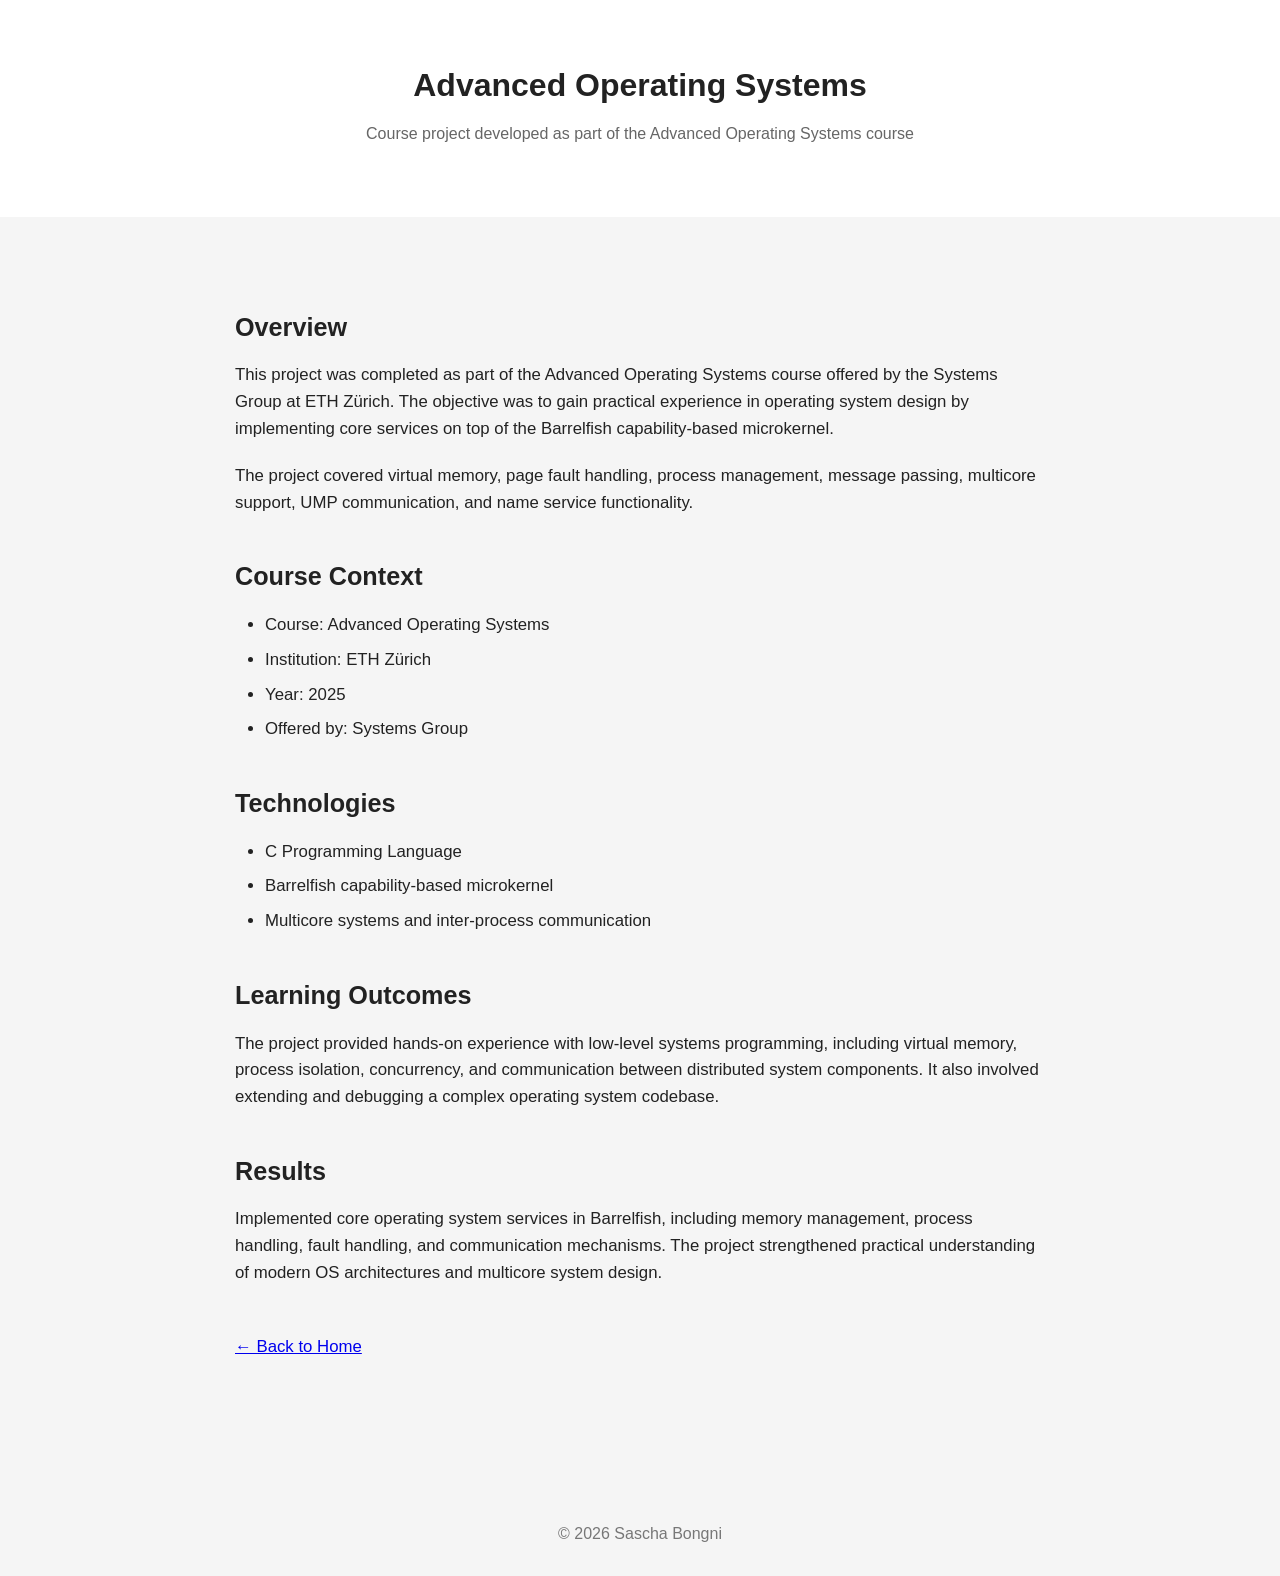
<file: projects/aos.html>
<!DOCTYPE html>
<html lang="en">
<head>
    <meta charset="UTF-8">
    <meta name="viewport" content="width=device-width, initial-scale=1.0">
    <title>AOS</title>

    <link rel="stylesheet" href="../style.css">
</head>

<body>

<header class="hero">

    <h1>Advanced Operating Systems</h1>

    <p class="subtitle">
        Course project developed as part of the Advanced Operating Systems course
    </p>

</header>

<main class="project-page">

<h2>Overview</h2>

<p>
This project was completed as part of the Advanced Operating Systems course
offered by the Systems Group at ETH Zürich. The objective was to gain practical
experience in operating system design by implementing core services on top of
the Barrelfish capability-based microkernel.
</p>

<p>
The project covered virtual memory, page fault handling, process management,
message passing, multicore support, UMP communication, and name service
functionality.
</p>

<h2>Course Context</h2>

<ul>
    <li>Course: Advanced Operating Systems</li>
    <li>Institution: ETH Zürich</li>
    <li>Year: 2025</li>
    <li>Offered by: Systems Group</li>
</ul>

<h2>Technologies</h2>

<ul>
    <li>C Programming Language</li>
    <li>Barrelfish capability-based microkernel</li>
    <li>Multicore systems and inter-process communication</li>
</ul>

<h2>Learning Outcomes</h2>

<p>
The project provided hands-on experience with low-level systems programming,
including virtual memory, process isolation, concurrency, and communication
between distributed system components. It also involved extending and debugging
a complex operating system codebase.
</p>

<h2>Results</h2>

<p>
Implemented core operating system services in Barrelfish, including memory
management, process handling, fault handling, and communication mechanisms.
The project strengthened practical understanding of modern OS architectures and
multicore system design.
</p>

<br>

<p>
<a href="../index.html">← Back to Home</a>
</p>

</main>

<footer>
    <p>© 2026 Sascha Bongni</p>
</footer>

</body>
</html>
</file>
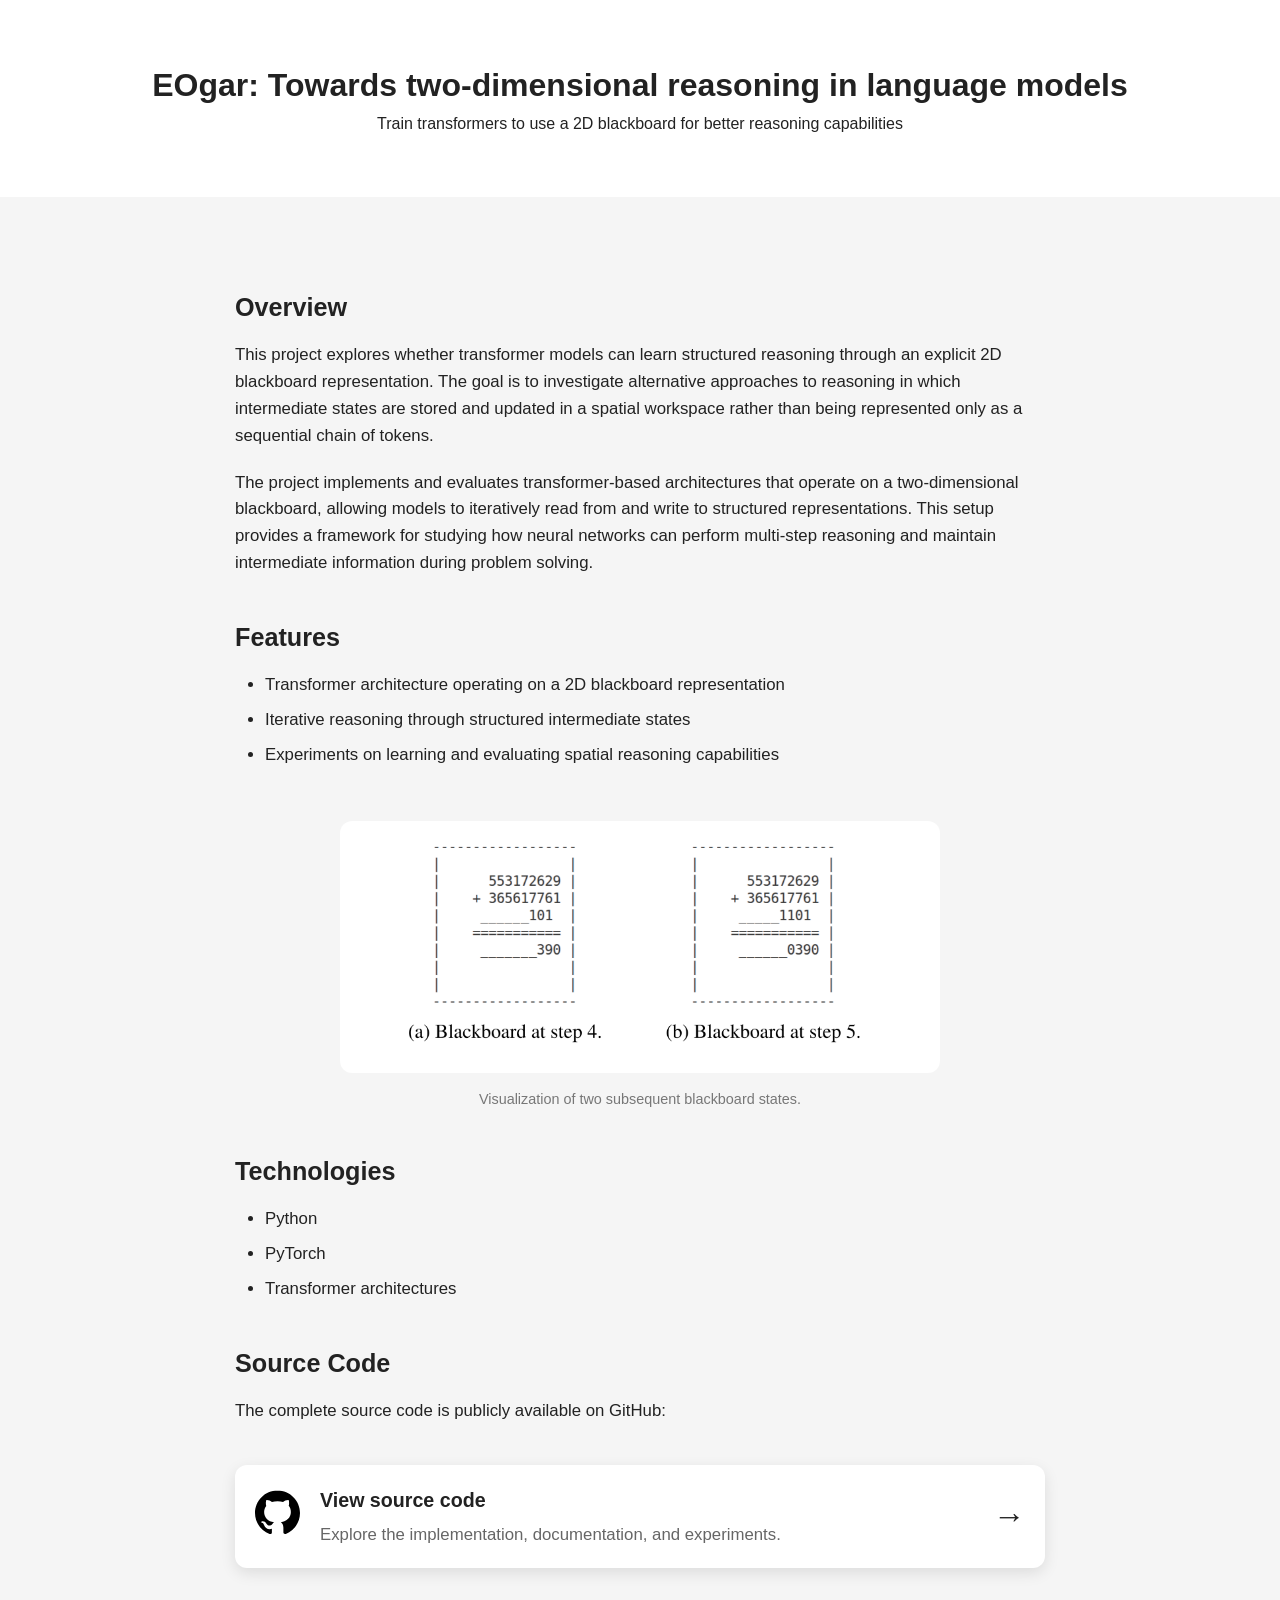
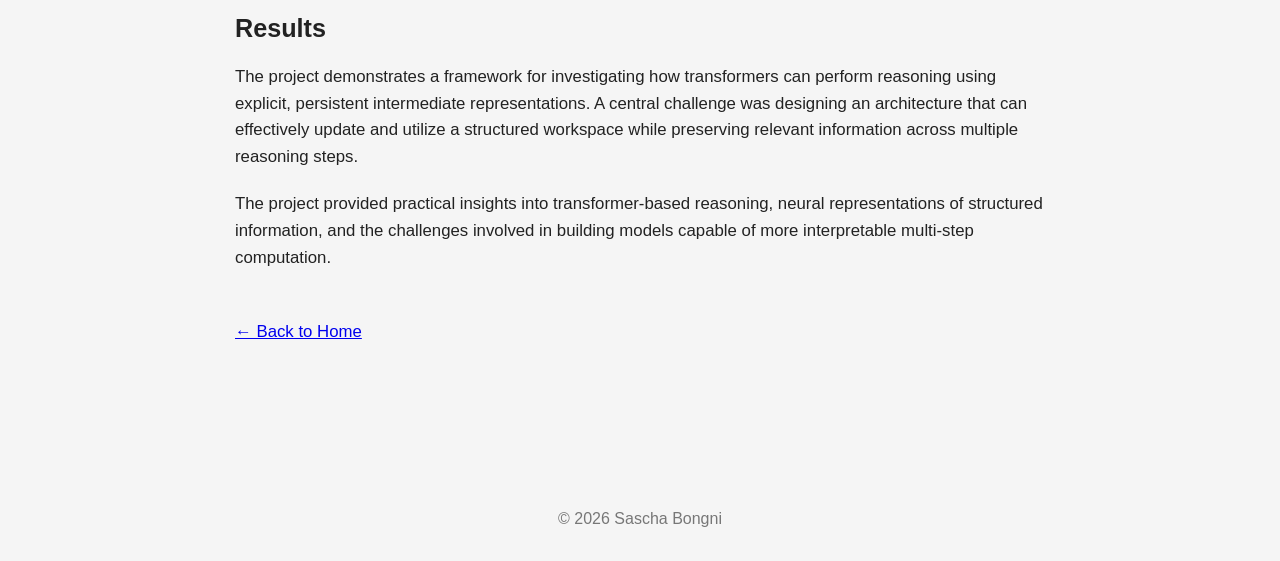
<file: projects/blackboard.html>
<!DOCTYPE html>
<html lang="en">
<head>
    <meta charset="UTF-8">
    <meta name="viewport" content="width=device-width, initial-scale=1.0">
    <title>EOgar</title>

    <link rel="stylesheet" href="../style.css">
</head>

<body>

<header class="hero">
    
    <h1>EOgar: Towards two-dimensional reasoning in language models</h1>

    <p>
        Train transformers to use a 2D blackboard for better reasoning capabilities
    </p>

</header>

<main class="project-page">

<h2>Overview</h2>

<p>
This project explores whether transformer models can learn structured reasoning
through an explicit 2D blackboard representation. The goal is to investigate
alternative approaches to reasoning in which intermediate states are stored and
updated in a spatial workspace rather than being represented only as a
sequential chain of tokens.
</p>

<p>
The project implements and evaluates transformer-based architectures that
operate on a two-dimensional blackboard, allowing models to iteratively read
from and write to structured representations. This setup provides a framework
for studying how neural networks can perform multi-step reasoning and maintain
intermediate information during problem solving.
</p>

<h2>Features</h2>

<ul>
    <li>
        Transformer architecture operating on a 2D blackboard representation
    </li>
    <li>
        Iterative reasoning through structured intermediate states
    </li>
    <li>
        Experiments on learning and evaluating spatial reasoning capabilities
    </li>
</ul>

<br>

<figure>
    <img
        src="../images/blackboard/blackboard.png"
        alt="Project screenshot"
        class="project-image"
    >

    <figcaption>
        Visualization of two subsequent blackboard states.
    </figcaption>
</figure>

<h2>Technologies</h2>

<ul>
    <li>Python</li>
    <li>PyTorch</li>
    <li>Transformer architectures</li>
</ul>

<h2>Source Code</h2>

<p>
The complete source code is publicly available on GitHub:
</p>

<a 
    href="https://github.com/MaBaMar/transformer-2D-blackboard-reasoning" 
    target="_blank"
    rel="noopener noreferrer"
    class="github-card-link"
>
    <div class="github-card">
        <div class="github-icon">
            <img src="../images/GitHub_Invertocat_Black.svg" alt="GitHub">
        </div>

        <div class="github-info">
            <h3>View source code</h3>
            <p>
                Explore the implementation, documentation, and experiments.
            </p>
        </div>

        <div class="github-arrow">
            →
        </div>
    </div>
</a>

<h2>Results</h2>

<p>
The project demonstrates a framework for investigating how transformers can
perform reasoning using explicit, persistent intermediate representations.
A central challenge was designing an architecture that can effectively update
and utilize a structured workspace while preserving relevant information across
multiple reasoning steps.
</p>

<p>
The project provided practical insights into transformer-based reasoning,
neural representations of structured information, and the challenges involved
in building models capable of more interpretable multi-step computation.
</p>

<br>

<p>
<a href="../index.html">← Back to Home</a>
</p>

</main>

<footer>
    <p>© 2026 Sascha Bongni</p>
</footer>

</body>
</html>
</file>
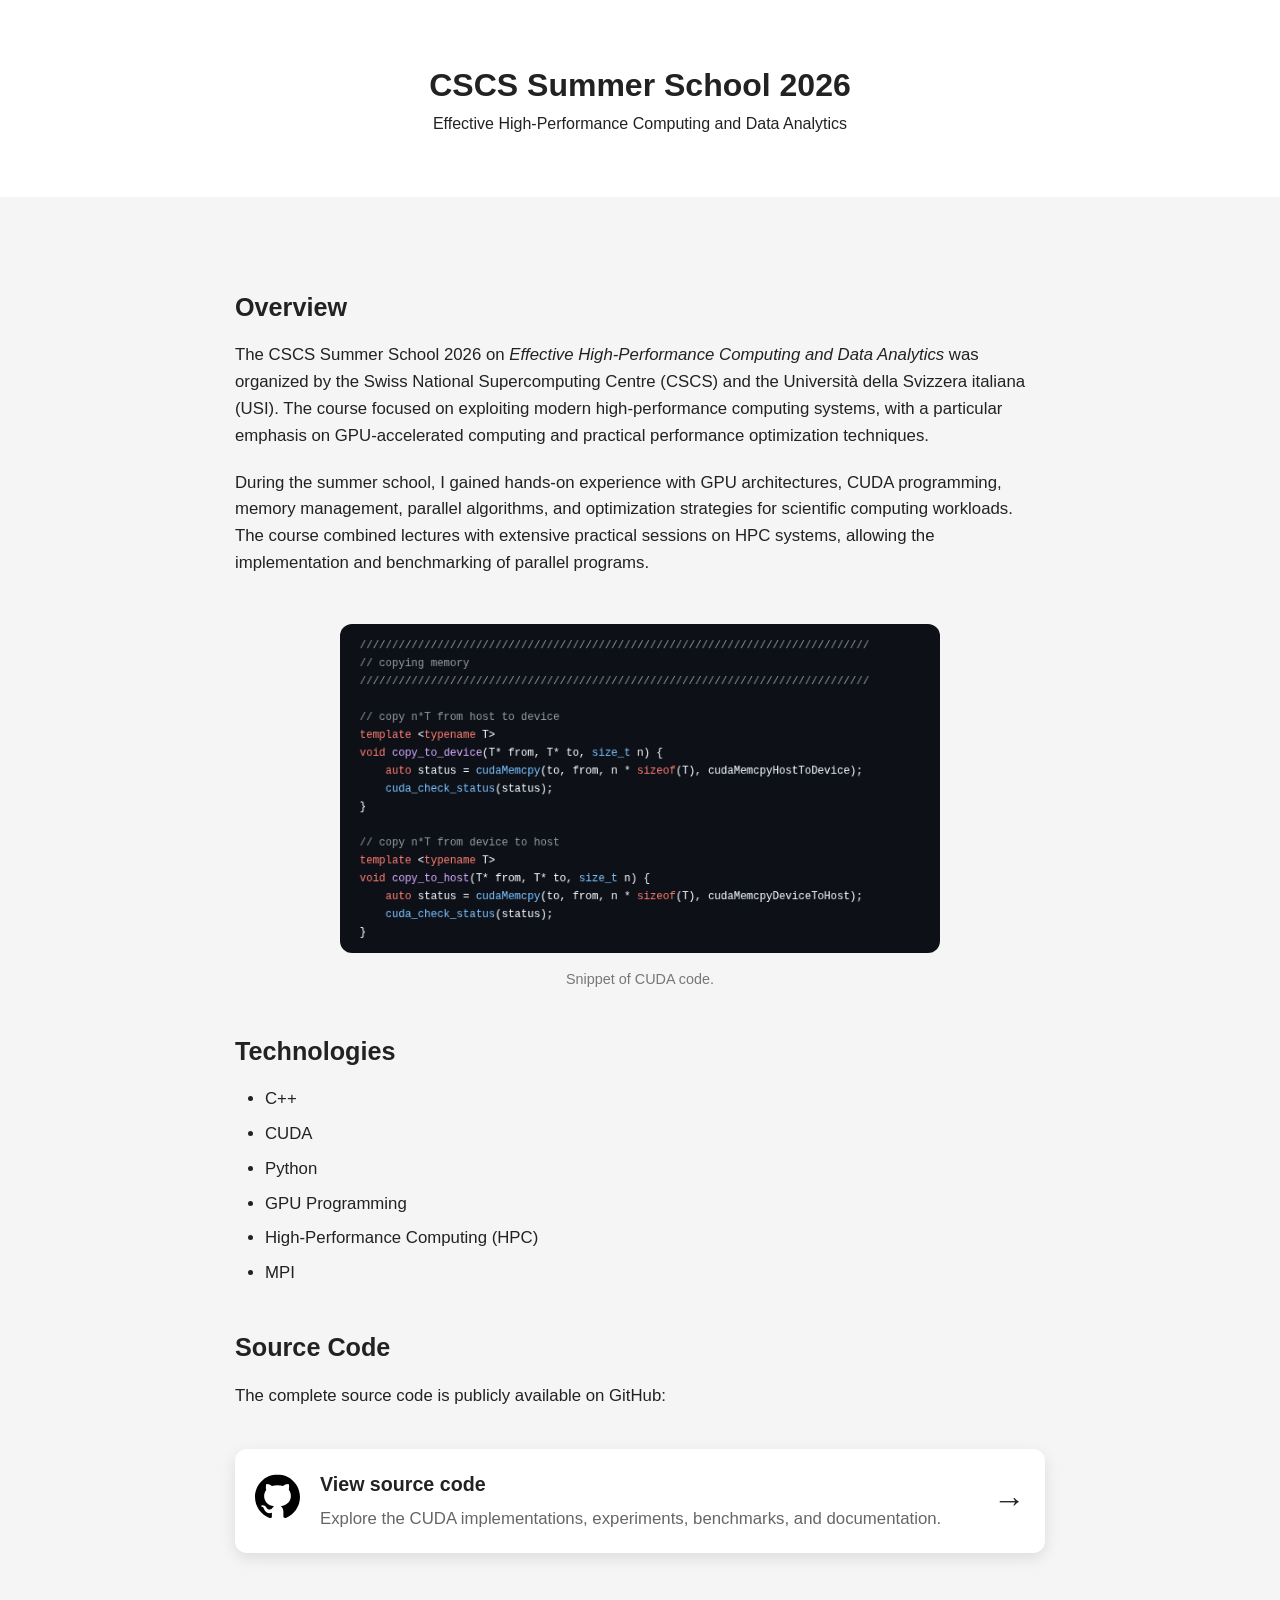
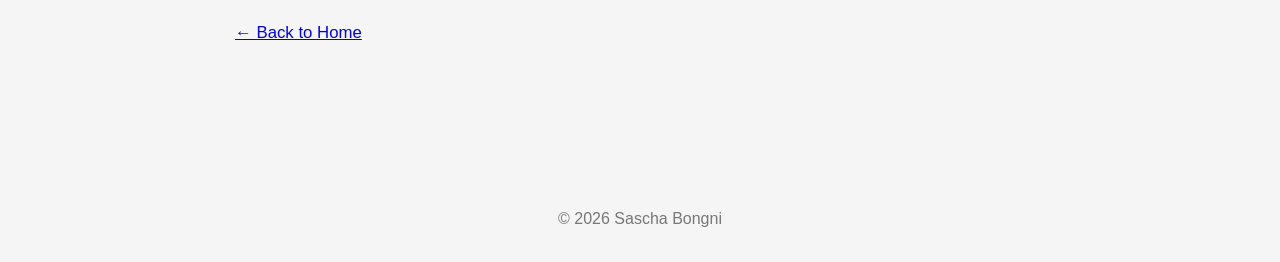
<file: projects/cscs.html>
<!DOCTYPE html>
<html lang="en">
<head>
    <meta charset="UTF-8">
    <meta name="viewport" content="width=device-width, initial-scale=1.0">
    <title>CSCS</title>

    <link rel="stylesheet" href="../style.css">
</head>

<body>

<header class="hero">
    
    <h1>CSCS Summer School 2026</h1>

    <p>
        Effective High-Performance Computing and Data Analytics
    </p>

</header>

<main class="project-page">

<h2>Overview</h2>

<p>
    The CSCS Summer School 2026 on <em>Effective High-Performance Computing and Data Analytics</em>
    was organized by the Swiss National Supercomputing Centre (CSCS) and the Università della
    Svizzera italiana (USI). The course focused on exploiting modern high-performance computing
    systems, with a particular emphasis on GPU-accelerated computing and practical performance
    optimization techniques.
</p>

<p>
    During the summer school, I gained hands-on experience with GPU architectures, CUDA
    programming, memory management, parallel algorithms, and optimization strategies for
    scientific computing workloads. The course combined lectures with extensive practical
    sessions on HPC systems, allowing the implementation and benchmarking of parallel programs.
</p>

<br>

<figure>
    <img
        src="../images/cscs/cscs.png"
        alt="CSCS Summer School project screenshot"
        class="project-image"
    >

    <figcaption>
        Snippet of CUDA code.
    </figcaption>
</figure>

<h2>Technologies</h2>

<ul>
    <li>C++</li>
    <li>CUDA</li>
    <li>Python</li>
    <li>GPU Programming</li>
    <li>High-Performance Computing (HPC)</li>
    <li>MPI</li>
</ul>

<h2>Source Code</h2>

<p>
The complete source code is publicly available on GitHub:
</p>

<a 
    href="https://github.com/Bongni/CSCS-Summer-School" 
    target="_blank"
    rel="noopener noreferrer"
    class="github-card-link"
>
    <div class="github-card">
        <div class="github-icon">
            <img src="../images/GitHub_Invertocat_Black.svg" alt="GitHub">
        </div>

        <div class="github-info">
            <h3>View source code</h3>
            <p>
                Explore the CUDA implementations, experiments, benchmarks, and documentation.
            </p>
        </div>

        <div class="github-arrow">
            →
        </div>
    </div>
</a>

<br>

<p>
<a href="../index.html">← Back to Home</a>
</p>

</main>

<footer>
    <p>© 2026 Sascha Bongni</p>
</footer>

</body>
</html>
</file>
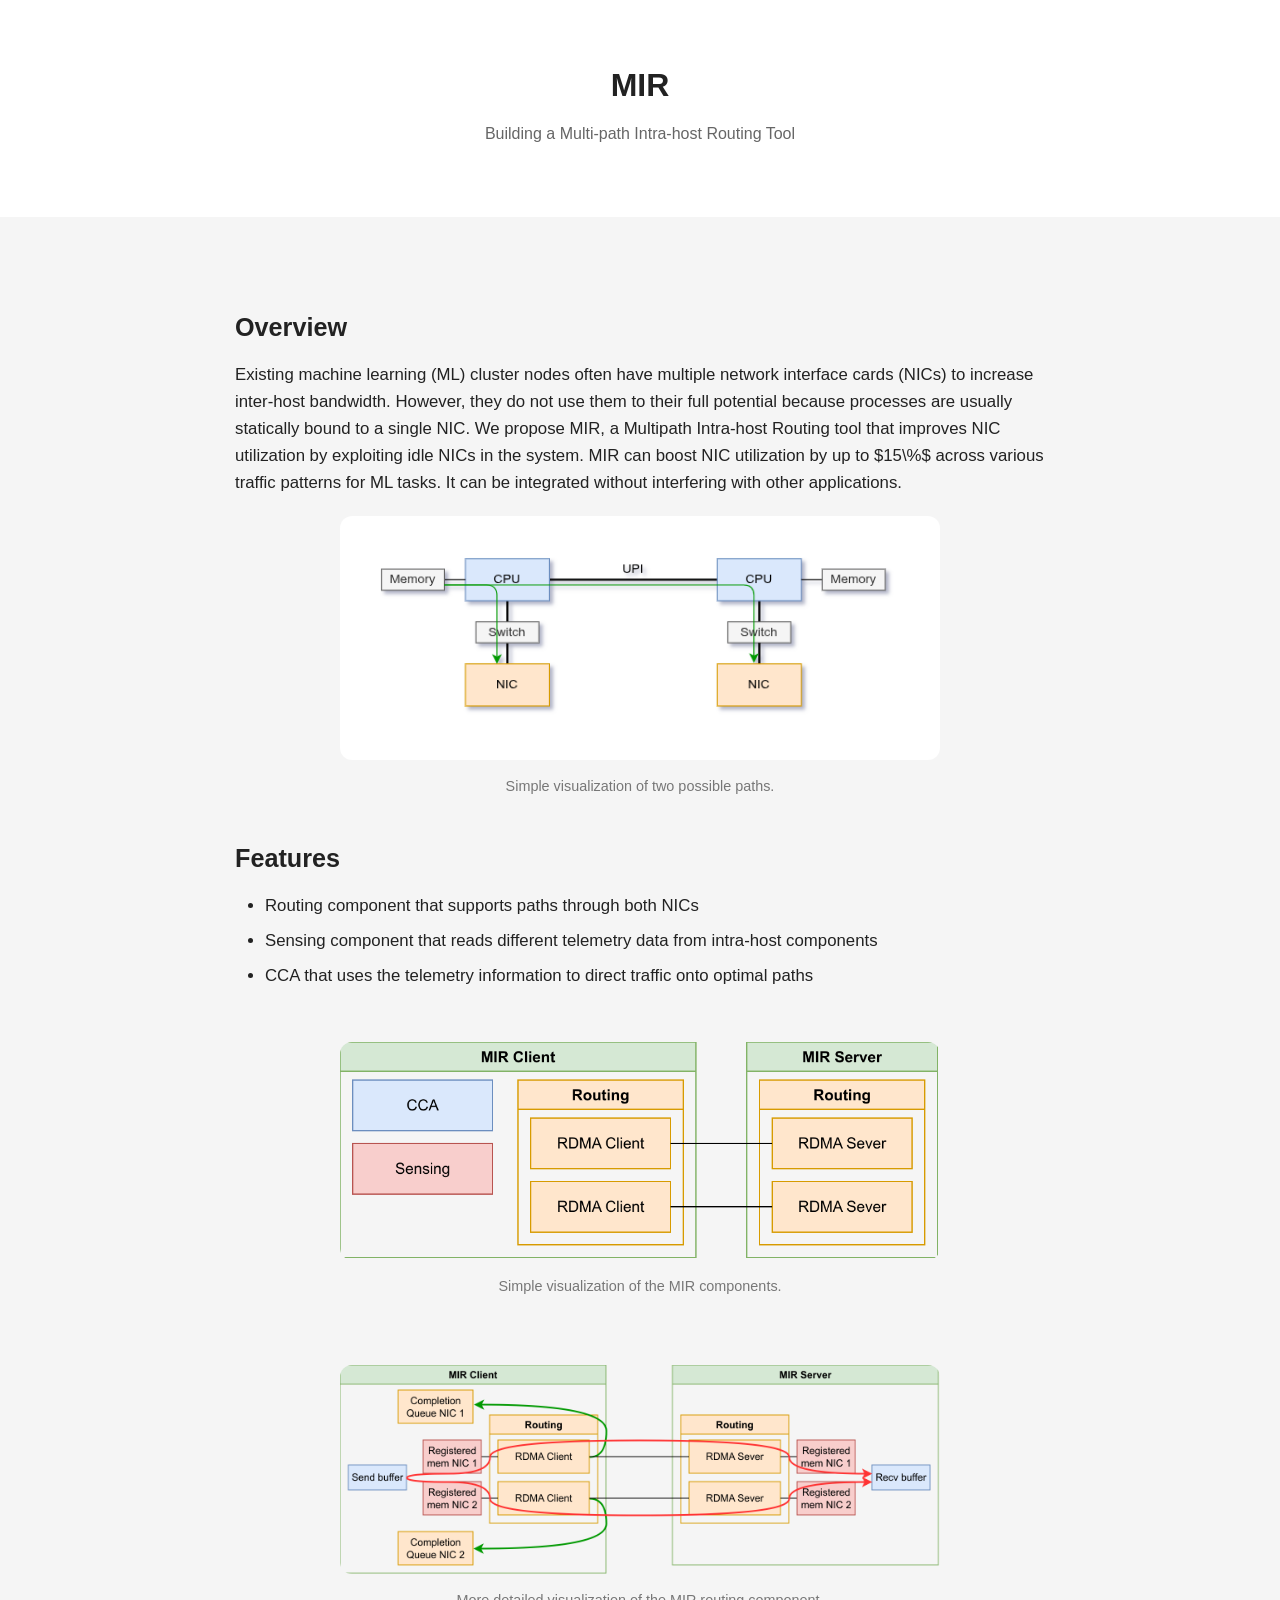
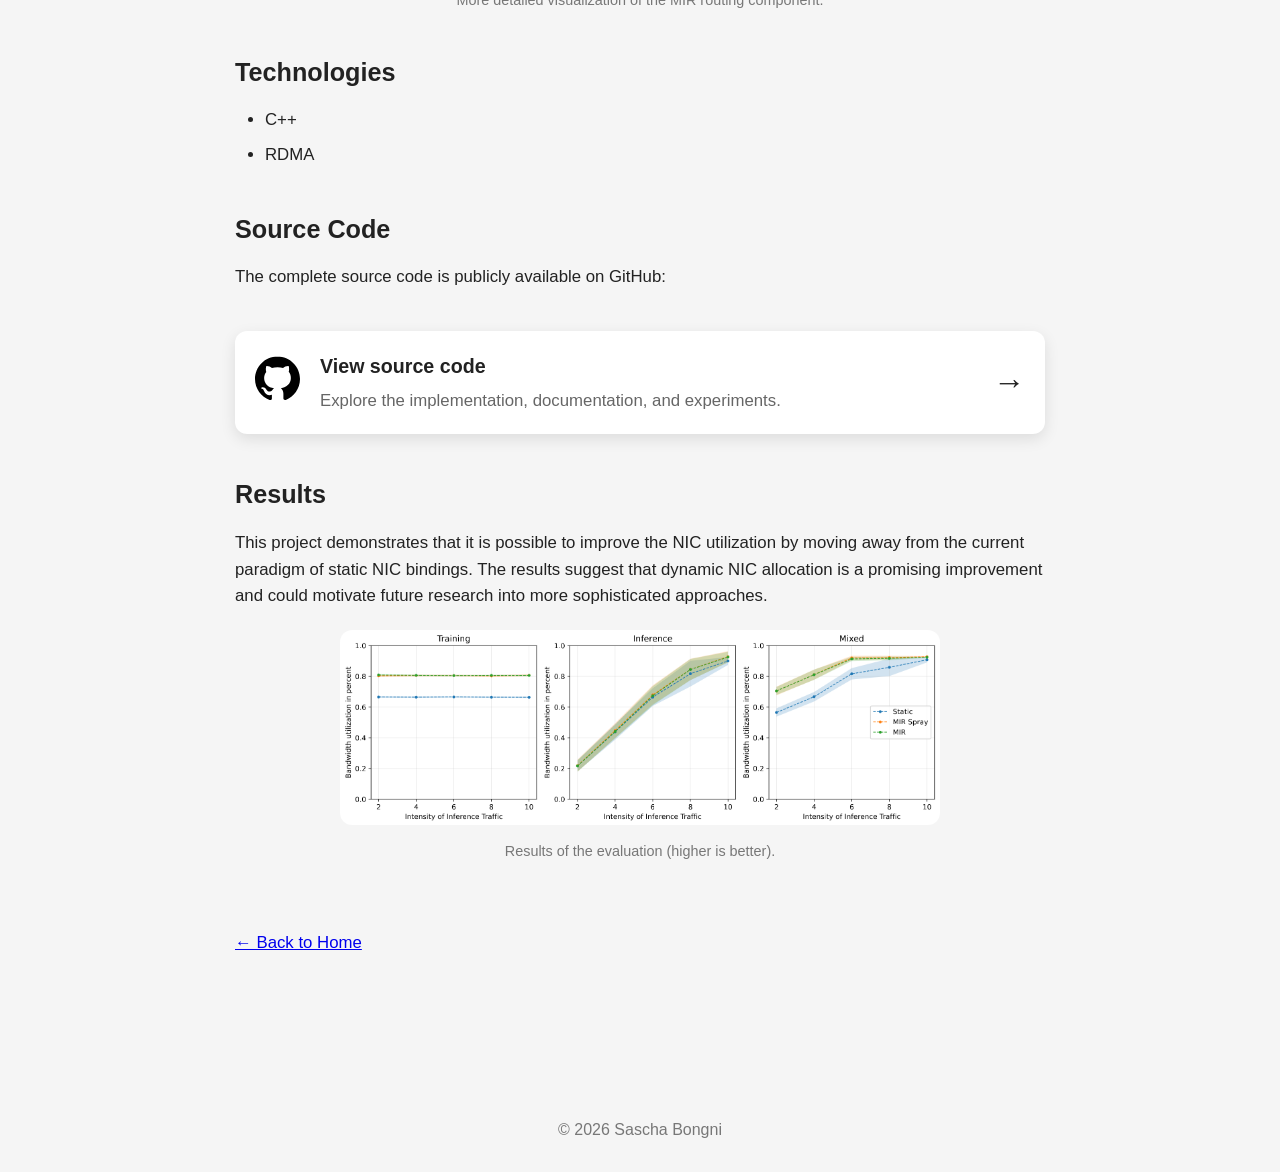
<file: projects/mir.html>
<!DOCTYPE html>
<html lang="en">
<head>
    <meta charset="UTF-8">
    <meta name="viewport" content="width=device-width, initial-scale=1.0">
    <title>MIR</title>

    <link rel="stylesheet" href="../style.css">
</head>

<body>

<header class="hero">

    <h1>MIR</h1>

    <p class="subtitle">
        Building a Multi-path Intra-host Routing Tool
    </p>

</header>

<main class="project-page">
    
<h2>Overview</h2>

<p>
Existing machine learning (ML) cluster nodes often have multiple network interface cards (NICs)
to increase inter-host bandwidth. However, they do not use them to their full potential because
processes are usually statically bound to a single NIC. We propose MIR, a Multipath Intra-host 
Routing tool that improves NIC utilization by exploiting idle NICs in the system. MIR can boost
NIC utilization by up to $15\%$ across various traffic patterns for ML tasks. 
It can be integrated without interfering with other applications.
</p>

<figure>
    <img
        src="../images/mir/mir.png"
        alt="Project screenshot"
        class="project-image"
    >

    <figcaption>
        Simple visualization of two possible paths.
    </figcaption>
</figure>

<h2>Features</h2>

<ul>
    <li>
        Routing component that supports paths through both NICs
    </li>
    <li>
        Sensing component that reads different telemetry data from intra-host components
    </li>
    <li>
        CCA that uses the telemetry information to direct traffic onto optimal paths
    </li>
</ul>

<br>

<figure>
    <img
        src="../images/mir/MIR-simple.png"
        alt="Project screenshot"
        class="project-image"
    >

    <figcaption>
        Simple visualization of the MIR components.
    </figcaption>
</figure>

<br>

<figure>
    <img
        src="../images/mir/MIR-Routing.png"
        alt="Project screenshot"
        class="project-image"
    >

    <figcaption>
        More detailed visualization of the MIR routing component.
    </figcaption>
</figure>

<h2>Technologies</h2>

<ul>
    <li>C++</li>
    <li>RDMA</li>
</ul>

<h2>Source Code</h2>

<p>
The complete source code is publicly available on GitHub:
</p>

<a 
    href="https://github.com/Bongni/" 
    target="_blank"
    rel="noopener noreferrer"
    class="github-card-link"
>
    <div class="github-card">
        <div class="github-icon">
            <img src="../images/GitHub_Invertocat_Black.svg" alt="GitHub">
        </div>

        <div class="github-info">
            <h3>View source code</h3>
            <p>
                Explore the implementation, documentation, and experiments.
            </p>
        </div>

        <div class="github-arrow">
            →
        </div>
    </div>
</a>

<h2>Results</h2>

<p>
This project demonstrates that it is possible to improve the NIC utilization by moving
away from the current paradigm of static NIC bindings. The results suggest that dynamic
NIC allocation is a promising improvement and could motivate future research into more
sophisticated approaches.
</p>

<figure>
    <img
        src="../images/mir/results.png"
        alt="Project screenshot"
        class="project-image"
    >

    <figcaption>
        Results of the evaluation (higher is better).
    </figcaption>
</figure>

<br>

<p>
<a href="../index.html">← Back to Home</a>
</p>

</main>

<footer>
    <p>© 2026 Sascha Bongni</p>
</footer>

</body>
</html>
</file>
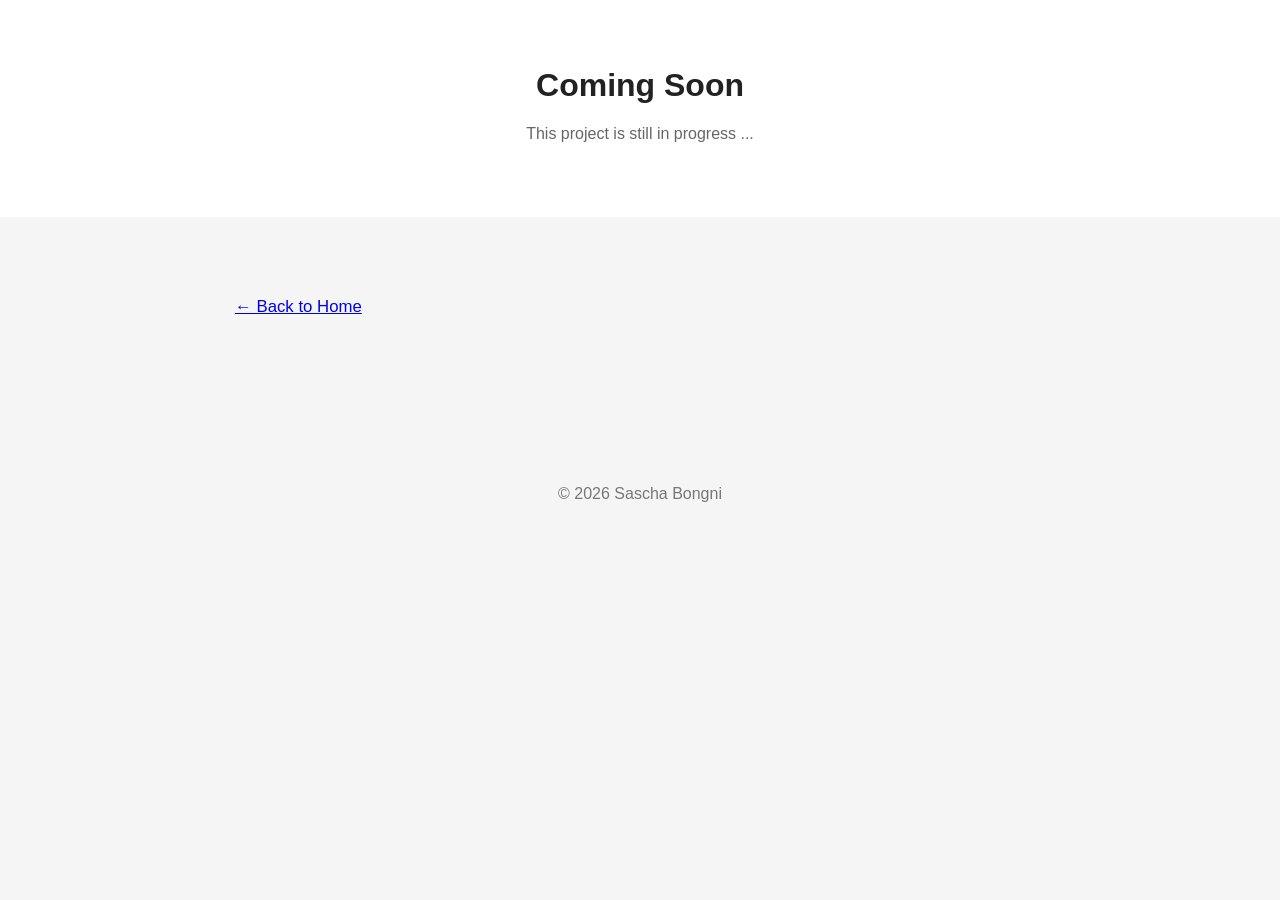
<file: projects/rdma.html>
<!DOCTYPE html>
<html lang="en">
<head>
    <meta charset="UTF-8">
    <meta name="viewport" content="width=device-width, initial-scale=1.0">
    <title>RDMA</title>

    <link rel="stylesheet" href="../style.css">
</head>

<body>

<header class="hero">

    <h1>Coming Soon</h1>

    <p class="subtitle">
        This project is still in progress ...
    </p>

</header>

<main class="project-page">



<br>

<p>
<a href="../index.html">← Back to Home</a>
</p>

</main>

<footer>
    <p>© 2026 Sascha Bongni</p>
</footer>

</body>
</html>
</file>
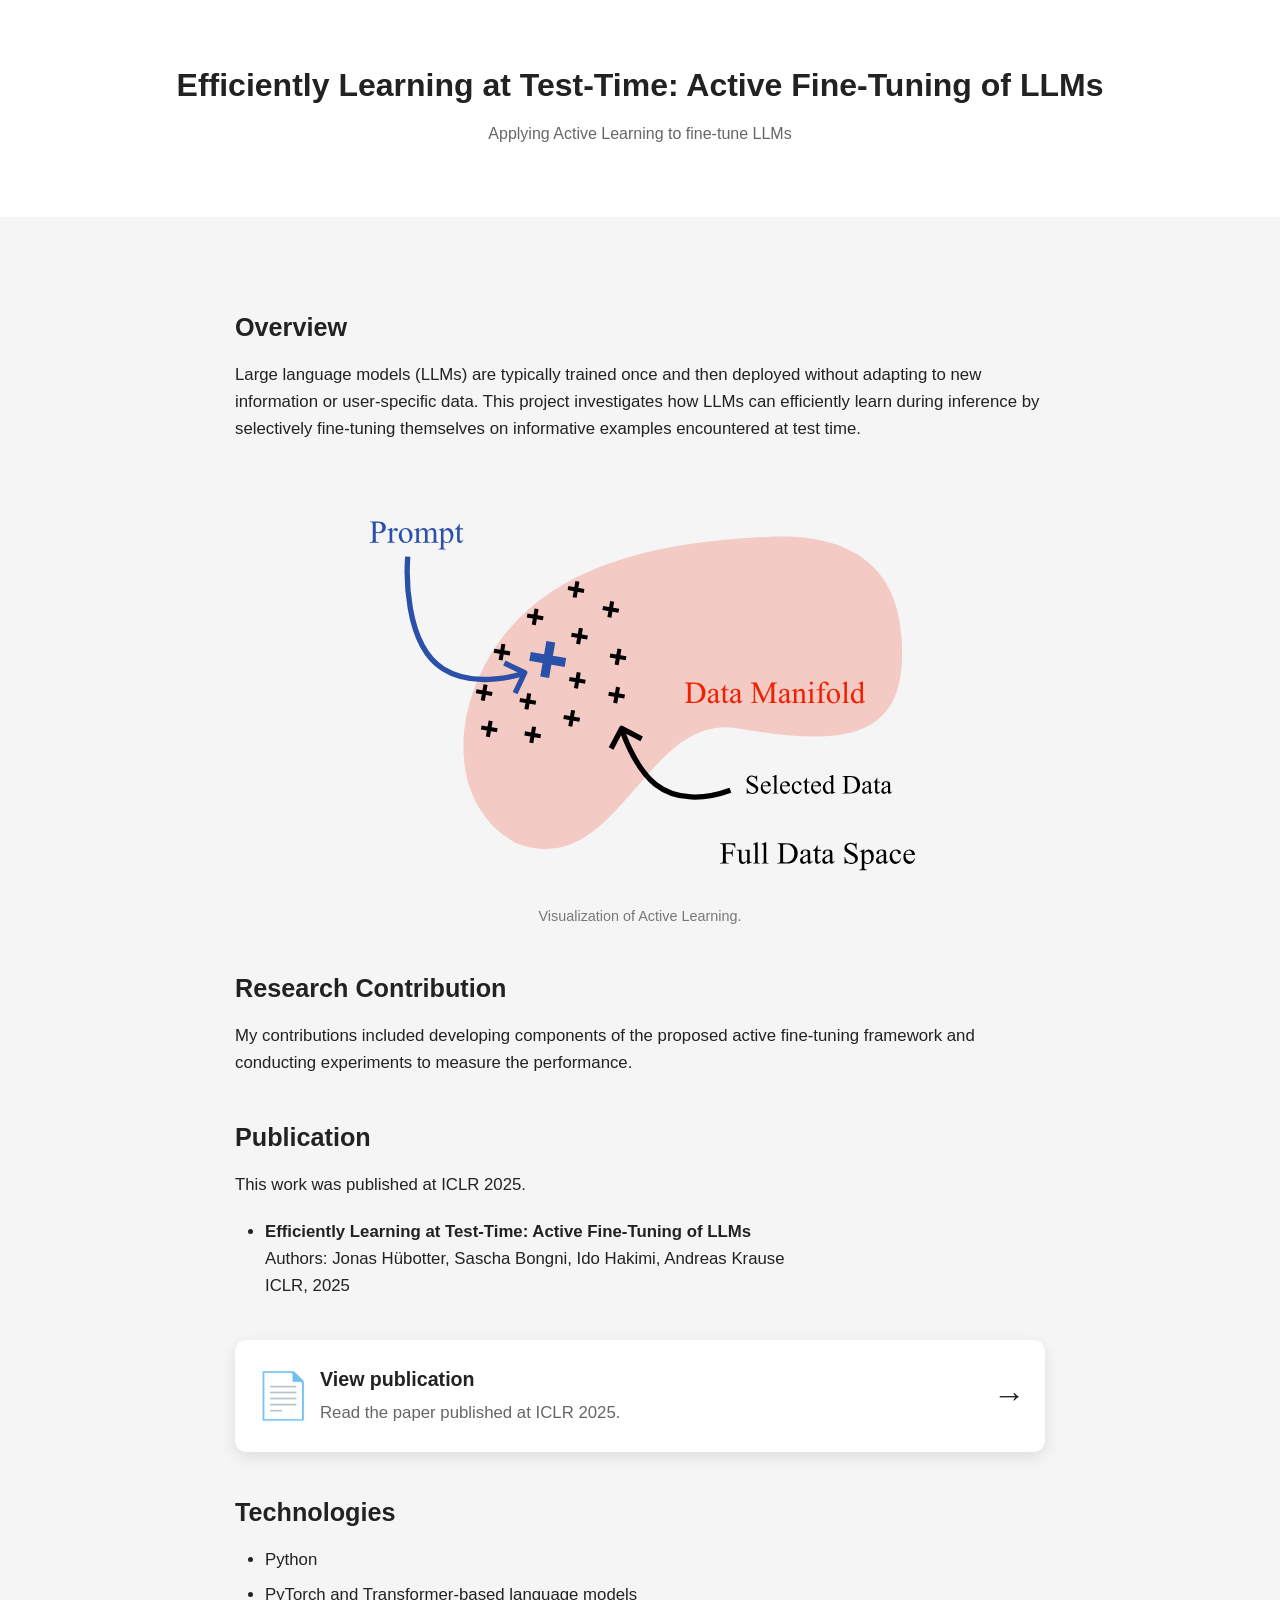
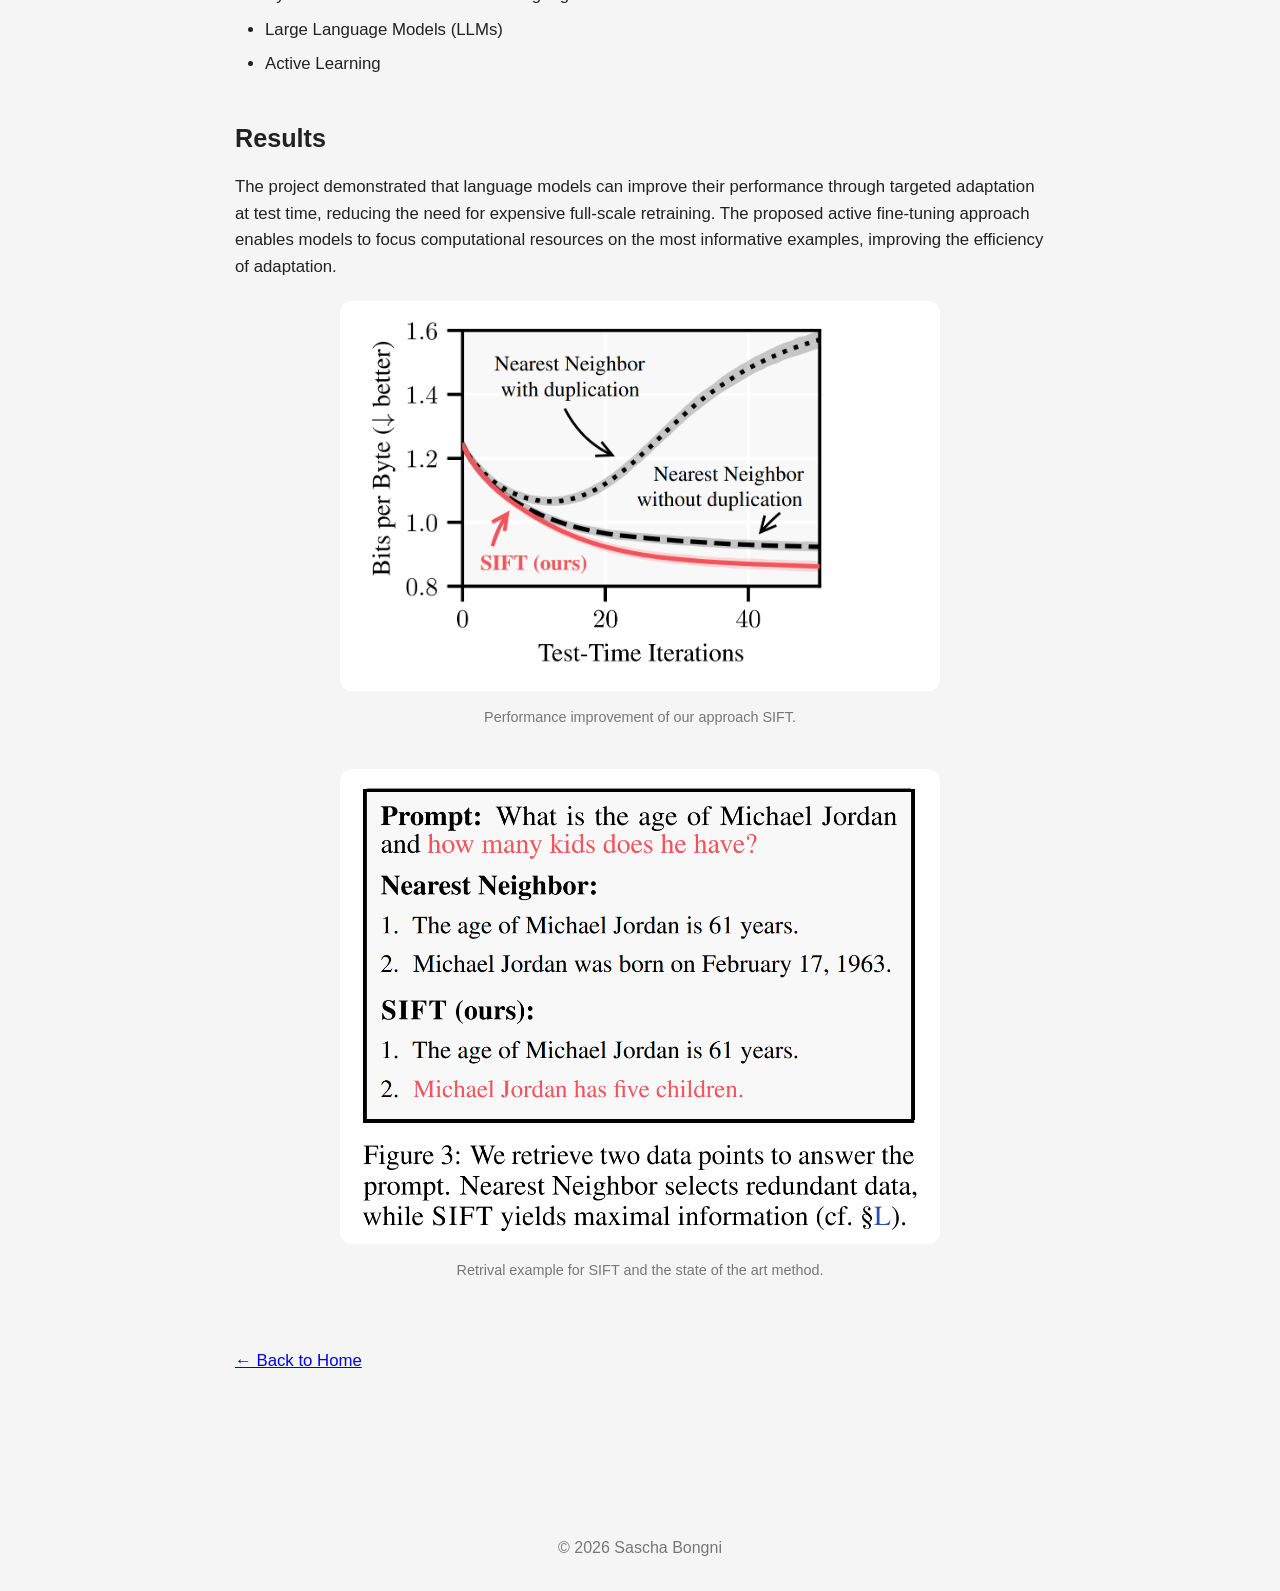
<file: projects/ttft.html>
<!DOCTYPE html>
<html lang="en">
<head>
    <meta charset="UTF-8">
    <meta name="viewport" content="width=device-width, initial-scale=1.0">
    <title>SIFT</title>

    <link rel="stylesheet" href="../style.css">
</head>

<body>

<header class="hero">

    <h1>Efficiently Learning at Test-Time: Active Fine-Tuning of LLMs</h1>

    <p class="subtitle">
        Applying Active Learning to fine-tune LLMs
    </p>

</header>

<main class="project-page">

<h2>Overview</h2>

<p>
Large language models (LLMs) are typically trained once and then deployed
without adapting to new information or user-specific data. This project
investigates how LLMs can efficiently learn during inference by selectively
fine-tuning themselves on informative examples encountered at test time.
</p>

<br>

<figure>
    <img
        src="../images/ttft/ttft.svg"
        alt="Project screenshot"
        class="project-image"
    >

    <figcaption>
        Visualization of Active Learning.
    </figcaption>
</figure>

<h2>Research Contribution</h2>

<p>
My contributions included developing components of the proposed
active fine-tuning framework and conducting experiments to measure the
performance.
</p>

<h2>Publication</h2>

<p>
This work was published at ICLR 2025.
</p>

<ul>
    <li>
        <strong>Efficiently Learning at Test-Time: Active Fine-Tuning of LLMs</strong><br>
        Authors: Jonas Hübotter, Sascha Bongni, Ido Hakimi, Andreas Krause<br>
        ICLR, 2025
    </li>
</ul>

<a 
    href="https://arxiv.org/abs/2410.08020"
    target="_blank"
    rel="noopener noreferrer"
    class="resource-card-link"
>
    <div class="resource-card">
        <div class="resource-icon">
            📄
        </div>

        <div class="resource-info">
            <h3>View publication</h3>
            <p>
                Read the paper published at ICLR 2025.
            </p>
        </div>

        <div class="resource-arrow">
            →
        </div>
    </div>
</a>

<h2>Technologies</h2>

<ul>
    <li>Python</li>
    <li>PyTorch and Transformer-based language models</li>
    <li>Large Language Models (LLMs)</li>
    <li>Active Learning</li>
</ul>

<h2>Results</h2>

<p>
The project demonstrated that language models can improve their performance
through targeted adaptation at test time, reducing the need for expensive
full-scale retraining. The proposed active fine-tuning approach enables models
to focus computational resources on the most informative examples, improving
the efficiency of adaptation.
</p>

<figure>
    <img
        src="../images/ttft/reesult.png"
        alt="Project screenshot"
        class="project-image"
    >

    <figcaption>
        Performance improvement of our approach SIFT.
    </figcaption>
</figure>

<figure>
    <img
        src="../images/ttft/example.png"
        alt="Project screenshot"
        class="project-image"
    >

    <figcaption>
        Retrival example for SIFT and the state of the art method.
    </figcaption>
</figure>

<br>

<p>
<a href="../index.html">← Back to Home</a>
</p>

</main>

<footer>
    <p>© 2026 Sascha Bongni</p>
</footer>

</body>
</html>
</file>
<file: style.css>
* {
    margin: 0;
    padding: 0;
    box-sizing: border-box;
}

body {
    font-family: Arial, Helvetica, sans-serif;
    background: #f5f5f5;
    color: #222;
    line-height: 1.6;
}

.hero {
    text-align: center;
    padding: 60px 20px;
    background: white;
}

.profile-pic {
    width: 170px;
    height: 170px;
    border-radius: 50%;
    object-fit: cover;
    margin-bottom: 20px;
}

.subtitle {
    color: #666;
    margin: 10px 0;
}

.intro {
    max-width: 700px;
    margin: auto;
}

main {
    max-width: 1200px;
    margin: auto;
    padding: 40px 20px;
}

h2 {
    margin-bottom: 25px;
}

.project-grid {
    display: grid;
    grid-template-columns: repeat(auto-fit, minmax(280px, 1fr));
    gap: 25px;
    align-items: stretch;
}

.project-link {
    text-decoration: none;
    color: inherit;
    display: block;
    height: 100%;
}

.project-link:hover {
    text-decoration: none;
}

.project-link .project-card {
    cursor: pointer;
}

.project-card {
    background: white;
    border-radius: 12px;
    overflow: hidden;
    box-shadow: 0 5px 15px rgba(0,0,0,.1);
    transition: transform .2s;
    height: 100%;
    display: flex;
    flex-direction: column;
}

.project-card:hover {
    transform: translateY(-6px);
}

.project-card img {
    width: 100%;
    height: 180px;
    object-fit: contain;
    background: white;
}

footer {
    margin-top: 60px;
    text-align: center;
    padding: 30px;
    color: #777;
}

.project-content {
    padding: 20px;
    flex-grow: 1;
}

.project-content h3 {
    margin-bottom: 10px;
}

.project-content p {
    color: #555;
    margin-bottom: 15px;
}

/* Per project page style */

.project-page {
    max-width: 850px;
    margin: auto;
    padding: 50px 20px;
    font-size: 1.05rem;
}

.project-page > h1 {
    text-align: center;
    margin-bottom: 10px;
}

.project-image {
    display: block;
    width: 100%;
    max-height: 500px;
    max-width: 600px;
    object-fit: contain;
    margin: 0 auto 40px auto;
    border-radius: 12px;
}

.project-video {
    display: block;
    width: 100%;
    max-height: 500px;
    max-width: 600px;
    object-fit: contain;
    margin: 0 auto 40px auto;
    border-radius: 12px;
}

figcaption {
    text-align: center;
    color: #777;
    font-size: 0.9rem;
    margin-top: -25px;
    margin-bottom: 40px;
}

.project-page h2 {
    margin-top: 40px;
    margin-bottom: 15px;
}

.project-page p {
    margin-bottom: 20px;
}

.project-page ul {
    margin: 0 0 25px 30px;
}

.project-page li {
    margin-bottom: 8px;
}

/* GitHub Repo links */

.github-card-link {
    text-decoration: none;
    color: inherit;
    display: block;
}


.github-card {
    display: flex;
    align-items: center;
    gap: 20px;

    background: white;
    border-radius: 12px;
    padding: 20px;

    margin: 40px 0;

    box-shadow: 0 5px 15px rgba(0,0,0,.1);

    transition: transform .2s, box-shadow .2s;
}


.github-card-link:hover .github-card {
    transform: translateY(-4px);
    box-shadow: 0 10px 25px rgba(0,0,0,.15);
}


.github-icon img {
    width: 45px;
    height: 45px;
}


.github-info {
    flex-grow: 1;
}


.github-info h3 {
    margin-bottom: 5px;
}


.github-info p {
    color: #666;
    margin: 0;
}


.github-arrow {
    font-size: 2rem;
}

/* General Resource Links */

.resource-card-link {
    text-decoration: none;
    color: inherit;
    display: block;
}


.resource-card {
    display: flex;
    align-items: center;
    gap: 20px;

    background: white;
    border-radius: 12px;
    padding: 20px;

    margin: 40px 0;

    box-shadow: 0 5px 15px rgba(0,0,0,.1);

    transition: transform .2s, box-shadow .2s;
}


.resource-card-link:hover .resource-card {
    transform: translateY(-4px);
    box-shadow: 0 10px 25px rgba(0,0,0,.15);
}


.resource-icon {
    font-size: 45px;
    width: 45px;
    text-align: center;
}


.resource-info {
    flex-grow: 1;
}


.resource-info h3 {
    margin-bottom: 5px;
}


.resource-info p {
    color: #666;
    margin: 0;
}


.resource-arrow {
    font-size: 2rem;
}
</file>
